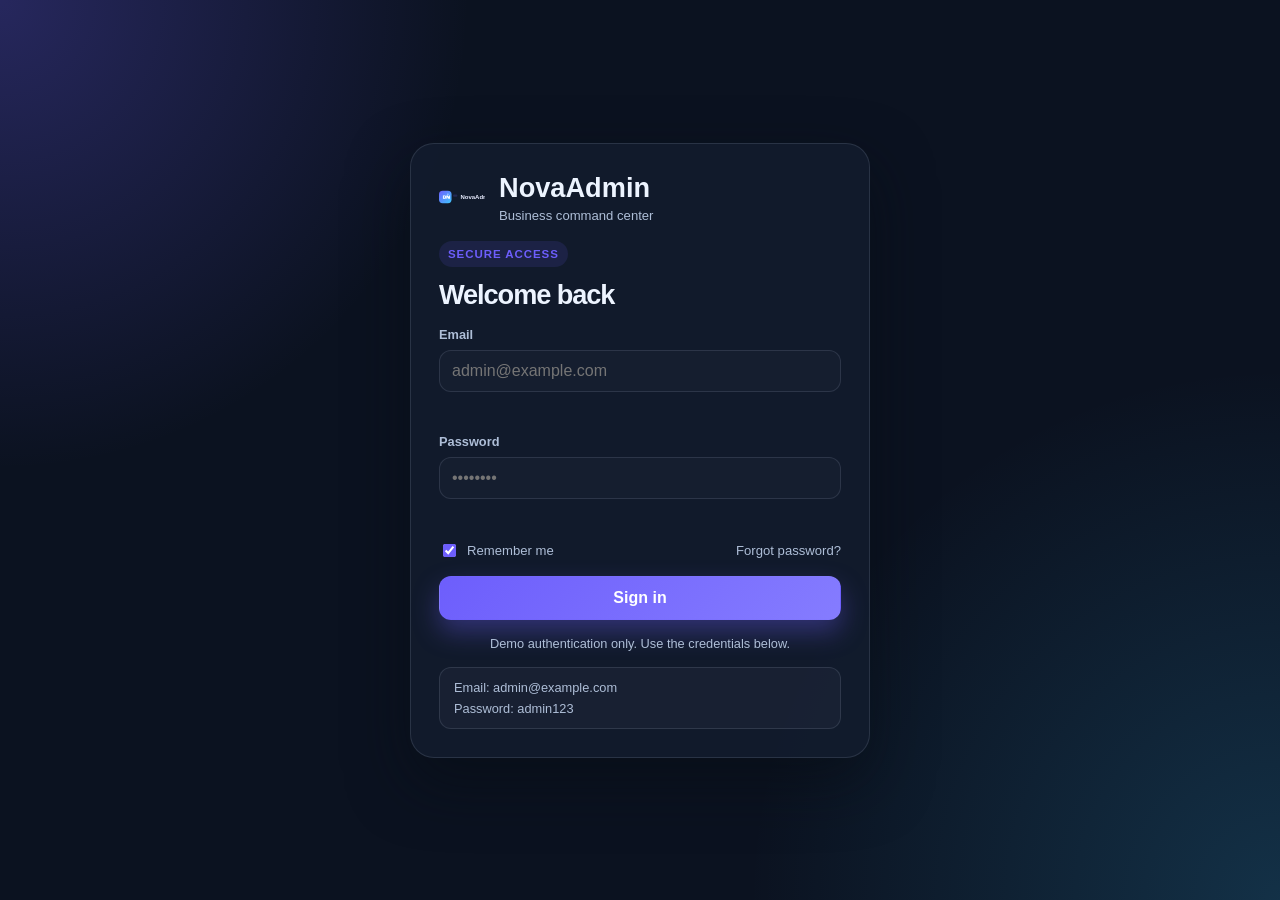
<file: login.html>
<!DOCTYPE html>
<html lang="en">
  <head>
    <meta charset="UTF-8" />
    <meta name="viewport" content="width=device-width, initial-scale=1.0" />
    <title>NovaAdmin Login</title>
    <meta name="description" content="NovaAdmin demo login screen" />
    <link rel="icon" type="image/svg+xml" href="assets/logo.svg" />
    <link
      rel="stylesheet"
      href="https://cdnjs.cloudflare.com/ajax/libs/font-awesome/6.5.2/css/all.min.css"
      crossorigin="anonymous"
      referrerpolicy="no-referrer"
    />
    <link rel="stylesheet" href="css/styles.css" />
  </head>
  <body class="login-page-shell">
    <div class="login-screen">
      <div class="login-card">
        <div class="login-brand">
          <img src="assets/logo.svg" alt="NovaAdmin logo" />
          <div>
            <h1>NovaAdmin</h1>
            <p>Business command center</p>
          </div>
        </div>

        <div class="login-header">
          <span class="eyebrow">Secure access</span>
          <h2>Welcome back</h2>
        </div>

        <form id="login-form" class="login-form" novalidate>
          <div class="field-group">
            <label for="email">Email</label>
            <input id="email" name="email" type="email" placeholder="admin@example.com" required />
            <small class="error-text"></small>
          </div>

          <div class="field-group">
            <label for="password">Password</label>
            <input id="password" name="password" type="password" placeholder="••••••••" required />
            <small class="error-text"></small>
          </div>

          <div class="login-options">
            <label class="checkbox-wrap">
              <input type="checkbox" checked />
              <span>Remember me</span>
            </label>
            <a href="#">Forgot password?</a>
          </div>

          <button type="submit" class="button primary large width-full">Sign in</button>
          <p class="demo-note">Demo authentication only. Use the credentials below.</p>
          <div class="demo-credentials">
            <span>Email: admin@example.com</span>
            <span>Password: admin123</span>
          </div>
        </form>
      </div>
    </div>

    <div id="toast-container" aria-live="polite" aria-atomic="true"></div>

    <script src="js/data.js"></script>
    <script src="js/storage.js"></script>
    <script src="js/utils.js"></script>
    <script src="js/auth.js"></script>
  </body>
</html>
</file>
<file: css/styles.css>
:root {
  --color-bg: #0b1220;
  --color-bg-alt: #111a2c;
  --color-surface: #121d2f;
  --color-surface-strong: #172338;
  --color-surface-soft: rgba(255, 255, 255, 0.04);
  --color-card: #141f32;
  --color-card-alt: #192845;
  --color-primary: #6d5efc;
  --color-primary-soft: rgba(109, 94, 252, 0.16);
  --color-accent: #2dd4bf;
  --color-info: #38bdf8;
  --color-warning: #fbbf24;
  --color-danger: #f87171;
  --color-success: #34d399;
  --color-text: #edf4ff;
  --color-text-soft: #aebed7;
  --color-muted: #7f8ea8;
  --color-border: rgba(148, 163, 184, 0.18);
  --shadow-lg: 0 24px 60px rgba(8, 12, 20, 0.55);
  --shadow-md: 0 10px 26px rgba(15, 23, 42, 0.18);
  --radius-xs: 8px;
  --radius-sm: 12px;
  --radius-md: 16px;
  --radius-lg: 22px;
  --sidebar-width: 260px;
  --sidebar-collapsed: 86px;
  --topbar-height: 78px;
  --font-main: "Inter", "Segoe UI", sans-serif;
}

.theme-light {
  --color-bg: #eef4ff;
  --color-bg-alt: #f7f9ff;
  --color-surface: #ffffff;
  --color-surface-strong: #f0f6ff;
  --color-surface-soft: rgba(17, 24, 39, 0.03);
  --color-card: #ffffff;
  --color-card-alt: #f4f7fe;
  --color-primary: #5b56ef;
  --color-primary-soft: rgba(91, 86, 239, 0.1);
  --color-accent: #14b8a6;
  --color-info: #3b82f6;
  --color-warning: #f59e0b;
  --color-danger: #ef4444;
  --color-success: #22c55e;
  --color-text: #0f172a;
  --color-text-soft: #475569;
  --color-muted: #64748b;
  --color-border: rgba(100, 116, 139, 0.14);
  --shadow-lg: 0 22px 50px rgba(15, 23, 42, 0.1);
  --shadow-md: 0 12px 28px rgba(14, 23, 36, 0.08);
}

* {
  box-sizing: border-box;
}

html {
  scroll-behavior: smooth;
}

body {
  margin: 0;
  background: var(--color-bg);
  color: var(--color-text);
  font-family: var(--font-main);
}

a {
  color: inherit;
  text-decoration: none;
}

button,
input,
select,
textarea {
  font: inherit;
}

img {
  max-width: 100%;
  display: block;
}

button {
  cursor: pointer;
}

.hidden {
  display: none !important;
}

.app-shell {
  display: flex;
  min-height: 100vh;
  background: linear-gradient(180deg, rgba(255,255,255,0.02), rgba(255,255,255,0.01));
}

.sidebar {
  position: sticky;
  top: 0;
  width: var(--sidebar-width);
  min-height: 100vh;
  background: rgba(19, 29, 46, 0.85);
  border-right: 1px solid var(--color-border);
  backdrop-filter: blur(14px);
  display: flex;
  flex-direction: column;
  transition: width 0.22s ease;
}

.theme-light .sidebar {
  background: rgba(255, 255, 255, 0.82);
}

.sidebar.compact {
  width: var(--sidebar-collapsed);
}

.brand-wrap {
  display: flex;
  align-items: center;
  gap: 12px;
  padding: 22px 20px 18px;
  border-bottom: 1px solid var(--color-border);
}

.brand-mark {
  width: 38px;
  height: 38px;
  display: flex;
  align-items: center;
  justify-content: center;
  border-radius: 12px;
  overflow: hidden;
  background: linear-gradient(135deg, var(--color-primary), var(--color-info));
}

.brand-mark img {
  width: 100%;
  height: 100%;
}

.brand-name {
  font-size: 1.08rem;
  font-weight: 700;
  letter-spacing: -0.03em;
}

.sidebar.compact .brand-name,
.sidebar.compact .nav-section-title,
.sidebar.compact .nav-item span,
.sidebar.compact .sidebar-user .user-meta,
.sidebar.compact .sidebar-user .user-avatar.small {
  display: none;
}

.sidebar.compact .nav-item {
  justify-content: center;
}

.sidebar-nav {
  padding: 18px 14px 10px;
  flex: 1;
  overflow: auto;
}

.nav-section-title {
  padding: 12px 10px 8px;
  color: var(--color-muted);
  font-size: 0.66rem;
  text-transform: uppercase;
  letter-spacing: 0.12em;
  font-weight: 700;
}

.nav-item {
  display: flex;
  align-items: center;
  gap: 12px;
  padding: 12px 12px;
  border-radius: 12px;
  color: var(--color-text-soft);
  white-space: nowrap;
  transition: all 0.2s ease;
  position: relative;
}

.nav-item i {
  width: 18px;
  text-align: center;
}

.nav-item:hover {
  background: rgba(148, 163, 184, 0.06);
  color: var(--color-text);
}

.nav-item.active {
  background: linear-gradient(90deg, rgba(109, 94, 252, 0.18), rgba(109, 94, 252, 0.04));
  color: var(--color-text);
  border: 1px solid rgba(109, 94, 252, 0.2);
}

.nav-item.active::before {
  content: "";
  position: absolute;
  left: 8px;
  top: 12px;
  width: 3px;
  height: 22px;
  border-radius: 999px;
  background: var(--color-primary);
}

.sidebar-user {
  display: flex;
  align-items: center;
  gap: 12px;
  padding: 16px 14px 18px;
  border-top: 1px solid var(--color-border);
}

.user-avatar {
  min-width: 40px;
  width: 40px;
  height: 40px;
  border-radius: 50%;
  display: inline-flex;
  align-items: center;
  justify-content: center;
  background: linear-gradient(135deg, var(--color-primary), var(--color-info));
  color: white;
  font-size: 0.72rem;
  font-weight: 700;
}

.user-avatar.small {
  width: 32px;
  min-width: 32px;
  height: 32px;
}

.user-meta {
  display: flex;
  flex-direction: column;
  gap: 3px;
  min-width: 0;
}

.user-meta strong {
  font-size: 0.82rem;
}

.user-meta span {
  font-size: 0.72rem;
  color: var(--color-muted);
}

.app-main {
  flex: 1;
  min-width: 0;
}

.topbar {
  height: var(--topbar-height);
  display: flex;
  align-items: center;
  justify-content: space-between;
  gap: 22px;
  padding: 14px 22px;
  border-bottom: 1px solid var(--color-border);
  background: rgba(15, 23, 36, 0.18);
  backdrop-filter: blur(10px);
  position: sticky;
  top: 0;
  z-index: 20;
}

.theme-light .topbar {
  background: rgba(255, 255, 255, 0.72);
}

.topbar-left,
.topbar-actions {
  display: flex;
  align-items: center;
  gap: 16px;
}

.search-shell {
  position: relative;
  width: min(440px, 44vw);
  min-width: 180px;
}

.search-shell i {
  position: absolute;
  left: 14px;
  top: 50%;
  transform: translateY(-50%);
  color: var(--color-muted);
}

.search-shell input {
  width: 100%;
  height: 42px;
  border-radius: 12px;
  border: 1px solid var(--color-border);
  background: var(--color-surface-soft);
  color: var(--color-text);
  padding: 10px 14px 10px 38px;
  outline: none;
}

.search-shell input:focus,
.field-group input:focus,
.field-group select:focus,
.field-group textarea:focus {
  border-color: rgba(109, 94, 252, 0.6);
  box-shadow: 0 0 0 4px rgba(109, 94, 252, 0.12);
}

.theme-toggle,
.icon-button {
  width: 40px;
  height: 40px;
  border-radius: 12px;
  background: var(--color-surface-soft);
  border: 1px solid var(--color-border);
  color: var(--color-text);
  display: inline-flex;
  align-items: center;
  justify-content: center;
  transition: all 0.2s ease;
}

.icon-button:hover,
.theme-toggle:hover {
  transform: translateY(-1px);
  border-color: rgba(109, 94, 252, 0.3);
}

.notification-wrap {
  position: relative;
}

.notification-badge {
  position: absolute;
  top: -5px;
  right: -4px;
  min-width: 18px;
  height: 18px;
  border-radius: 50%;
  background: var(--color-danger);
  color: white;
  padding: 0 4px;
  display: inline-flex;
  align-items: center;
  justify-content: center;
  font-size: 0.62rem;
  font-weight: 700;
}

.user-menu-wrap {
  position: relative;
}

.user-menu {
  display: flex;
  align-items: center;
  gap: 12px;
  border: 1px solid var(--color-border);
  background: var(--color-surface-soft);
  border-radius: 12px;
  padding: 7px 12px;
  color: var(--color-text);
}

.user-labels {
  display: flex;
  flex-direction: column;
  gap: 2px;
  text-align: left;
}

.user-labels strong {
  font-size: 0.8rem;
}

.user-labels span {
  font-size: 0.66rem;
  color: var(--color-muted);
}

.dropdown-menu {
  position: absolute;
  right: 0;
  top: calc(100% + 12px);
  min-width: 180px;
  display: flex;
  flex-direction: column;
  background: var(--color-card);
  border: 1px solid var(--color-border);
  border-radius: 12px;
  box-shadow: var(--shadow-md);
  z-index: 999;
  overflow: hidden;
}

.dropdown-menu a,
.dropdown-menu button {
  display: block;
  width: 100%;
  text-align: left;
  background: transparent;
  border: 0;
  color: var(--color-text-soft);
  padding: 12px 14px;
  transition: background 0.2s ease;
}

.dropdown-menu a:hover,
.dropdown-menu button:hover {
  background: rgba(148, 163, 184, 0.06);
  color: var(--color-text);
}

.main-content {
  padding: 24px;
}

.page-header {
  display: flex;
  justify-content: space-between;
  align-items: flex-start;
  gap: 16px;
  margin-bottom: 22px;
}

.page-title {
  margin: 0 0 6px;
  font-size: clamp(1.8rem, 2vw, 2.4rem);
  letter-spacing: -0.05em;
}

.page-subtitle {
  margin: 0;
  color: var(--color-text-soft);
}

.page-actions {
  display: flex;
  align-items: center;
  gap: 12px;
  flex-wrap: wrap;
}

.button {
  border: 1px solid var(--color-border);
  background: var(--color-surface-soft);
  color: var(--color-text);
  padding: 10px 16px;
  border-radius: 12px;
  font-weight: 600;
  display: inline-flex;
  align-items: center;
  justify-content: center;
  gap: 8px;
  transition: transform 0.2s ease;
}

.button:hover {
  transform: translateY(-1px);
}

.button.primary {
  background: linear-gradient(135deg, var(--color-primary), #857cff);
  border-color: transparent;
  color: white;
  box-shadow: 0 12px 26px rgba(109, 94, 252, 0.35);
}

.button.secondary {
  background: transparent;
}

.button.danger {
  background: rgba(248, 113, 113, 0.12);
  border-color: rgba(248, 113, 113, 0.28);
  color: #fca5a5;
}

.button.large {
  padding: 12px 18px;
}

.width-full {
  width: 100%;
}

.card {
  background: linear-gradient(180deg, rgba(255, 255, 255, 0.01), rgba(255, 255, 255, 0.02));
  border: 1px solid var(--color-border);
  border-radius: var(--radius-lg);
  box-shadow: var(--shadow-md);
}

.kpi-grid {
  display: grid;
  grid-template-columns: repeat(4, minmax(0, 1fr));
  gap: 18px;
  margin-bottom: 22px;
}

.metric-card {
  padding: 18px 18px 16px;
  display: flex;
  flex-direction: column;
  gap: 16px;
}

.metric-header {
  display: flex;
  justify-content: space-between;
  align-items: center;
}

.metric-label {
  color: var(--color-text-soft);
  font-size: 0.8rem;
}

.metric-icon {
  width: 42px;
  height: 42px;
  border-radius: 12px;
  display: inline-flex;
  align-items: center;
  justify-content: center;
  background: var(--color-primary-soft);
  color: var(--color-primary);
}

.metric-value {
  font-size: clamp(1.6rem, 2vw, 2.2rem);
  letter-spacing: -0.04em;
  font-weight: 700;
}

.metric-meta {
  display: flex;
  align-items: center;
  justify-content: space-between;
  gap: 12px;
}

.delta-badge {
  display: inline-flex;
  align-items: center;
  gap: 6px;
  padding: 6px 8px;
  border-radius: 999px;
  font-size: 0.76rem;
  font-weight: 700;
}

.delta-positive {
  background: rgba(52, 211, 153, 0.12);
  color: var(--color-success);
}

.delta-negative {
  background: rgba(248, 113, 113, 0.12);
  color: var(--color-danger);
}

.metric-meta small {
  color: var(--color-text-soft);
}

.dashboard-grid {
  display: grid;
  grid-template-columns: 2fr 1fr;
  gap: 20px;
  margin-bottom: 20px;
}

.panel {
  background: var(--color-card);
  border: 1px solid var(--color-border);
  border-radius: var(--radius-lg);
  box-shadow: var(--shadow-md);
  overflow: hidden;
}

.panel-header {
  display: flex;
  align-items: center;
  justify-content: space-between;
  padding: 18px 20px 12px;
  border-bottom: 1px solid var(--color-border);
}

.panel-title {
  margin: 0;
  font-size: 1.08rem;
  letter-spacing: -0.03em;
}

.panel-subtitle {
  color: var(--color-text-soft);
  font-size: 0.82rem;
}

.chart-wrap {
  padding: 18px 20px 20px;
}

.chart-box {
  height: 280px;
}

.side-panel {
  display: flex;
  flex-direction: column;
  gap: 18px;
}

.pie-chart-wrap {
  display: grid;
  grid-template-columns: 1fr;
  align-items: center;
}

.list-compact {
  list-style: none;
  margin: 0;
  padding: 18px 20px 20px;
}

.list-compact li {
  display: flex;
  align-items: center;
  justify-content: space-between;
  gap: 12px;
  padding: 10px 0;
  border-bottom: 1px solid var(--color-border);
}

.list-compact li:last-child {
  border-bottom: none;
}

.list-compact .label {
  display: flex;
  align-items: center;
  gap: 8px;
}

.color-dot {
  width: 10px;
  height: 10px;
  border-radius: 50%;
}

.table-shell {
  overflow: auto;
}

.data-table {
  width: 100%;
  border-collapse: collapse;
  min-width: 700px;
}

.data-table th,
.data-table td {
  padding: 14px 16px;
  border-bottom: 1px solid var(--color-border);
  text-align: left;
  font-size: 0.92rem;
}

.data-table th {
  color: var(--color-muted);
  font-weight: 700;
  text-transform: uppercase;
  letter-spacing: 0.08em;
  font-size: 0.72rem;
}

.data-table tbody tr:hover {
  background: rgba(148, 163, 184, 0.03);
}

.product-cell {
  display: flex;
  align-items: center;
  gap: 12px;
}

.product-avatar {
  width: 36px;
  height: 36px;
  border-radius: 10px;
  display: inline-flex;
  align-items: center;
  justify-content: center;
  font-size: 0.7rem;
  font-weight: 700;
  color: white;
  background: linear-gradient(135deg, var(--color-primary), var(--color-info));
}

.badge,
.status-pill {
  display: inline-flex;
  align-items: center;
  padding: 6px 10px;
  border-radius: 999px;
  font-size: 0.75rem;
  font-weight: 700;
}

.status-active,
.status-completed {
  background: rgba(52, 211, 153, 0.12);
  color: var(--color-success);
}

.status-pending,
.status-processing {
  background: rgba(250, 204, 21, 0.12);
  color: #fbbf24;
}

.status-suspended,
.status-cancelled,
.status-low {
  background: rgba(248, 113, 113, 0.12);
  color: var(--color-danger);
}

.status-default {
  background: rgba(148, 163, 184, 0.1);
  color: var(--color-text-soft);
}

.action-group {
  display: flex;
  align-items: center;
  gap: 8px;
}

.table-button {
  width: 32px;
  height: 32px;
  border-radius: 9px;
  border: 1px solid var(--color-border);
  background: transparent;
  color: var(--color-text-soft);
}

.table-button:hover {
  background: rgba(148, 163, 184, 0.05);
  color: var(--color-text);
}

.timeline {
  padding: 18px 20px 20px;
}

.timeline-item {
  position: relative;
  padding-left: 24px;
  margin-bottom: 18px;
}

.timeline-item::before {
  content: "";
  position: absolute;
  left: 2px;
  top: 4px;
  width: 10px;
  height: 10px;
  border-radius: 50%;
  background: var(--color-primary);
  box-shadow: 0 0 0 6px rgba(109, 94, 252, 0.12);
}

.timeline-item:not(:last-child)::after {
  content: "";
  position: absolute;
  left: 6px;
  top: 14px;
  bottom: -18px;
  width: 2px;
  background: var(--color-border);
}

.timeline-item h4 {
  margin: 0 0 4px;
  font-size: 0.96rem;
}

.timeline-item p {
  margin: 0;
  color: var(--color-text-soft);
  font-size: 0.8rem;
}

.filters-bar {
  display: flex;
  flex-wrap: wrap;
  align-items: center;
  gap: 12px;
  margin-bottom: 18px;
}

.field-group {
  display: flex;
  flex-direction: column;
  gap: 8px;
}

.field-group label {
  font-size: 0.8rem;
  color: var(--color-text-soft);
  font-weight: 600;
}

.field-group input,
.field-group select,
.field-group textarea {
  background: rgba(148, 163, 184, 0.03);
  border: 1px solid var(--color-border);
  border-radius: 12px;
  padding: 10px 12px;
  color: var(--color-text);
  min-height: 42px;
}

.field-group textarea {
  min-height: 96px;
  resize: vertical;
}

.form-grid {
  display: grid;
  grid-template-columns: repeat(2, minmax(0, 1fr));
  gap: 12px;
}

.section-card {
  background: var(--color-card);
  border: 1px solid var(--color-border);
  border-radius: var(--radius-lg);
  padding: 20px;
  box-shadow: var(--shadow-md);
}

.group-header {
  display: flex;
  justify-content: space-between;
  align-items: center;
  margin-bottom: 18px;
}

.group-header h3 {
  margin: 0;
}

.empty-state {
  padding: 38px 16px;
  text-align: center;
  color: var(--color-text-soft);
}

.table-actions {
  display: flex;
  align-items: center;
  justify-content: space-between;
  flex-wrap: wrap;
  gap: 12px;
  margin-bottom: 16px;
}

.bulk-actions {
  display: flex;
  align-items: center;
  gap: 10px;
}

.bulk-actions .button {
  padding: 8px 12px;
}

.checkbox-cell {
  width: 20px;
}

.usermanagement-table .data-table tbody tr.selected {
  background: rgba(109, 94, 252, 0.08);
}

.pagination {
  display: flex;
  align-items: center;
  justify-content: center;
  flex-wrap: wrap;
  gap: 8px;
  margin-top: 18px;
}

.pagination-btn {
  min-width: 34px;
  height: 34px;
  border-radius: 10px;
  border: 1px solid var(--color-border);
  background: transparent;
  color: var(--color-text);
}

.pagination-btn.active {
  background: var(--color-primary);
  border-color: transparent;
  color: white;
}

.modal-backdrop {
  position: fixed;
  inset: 0;
  display: flex;
  align-items: center;
  justify-content: center;
  background: rgba(3, 7, 18, 0.72);
  z-index: 1000;
  padding: 24px;
}

.modal-dialog {
  width: min(680px, 100%);
  background: var(--color-card);
  border: 1px solid var(--color-border);
  border-radius: 20px;
  box-shadow: var(--shadow-lg);
  overflow: hidden;
}

.modal-dialog.small {
  width: min(420px, 100%);
}

.modal-header,
.modal-footer,
.modal-body {
  padding: 18px 20px;
}

.modal-header {
  display: flex;
  align-items: center;
  justify-content: space-between;
  border-bottom: 1px solid var(--color-border);
}

.modal-header h3 {
  margin: 0;
}

.modal-actions {
  display: flex;
  justify-content: flex-end;
  gap: 10px;
}

.modal-body {
  padding-top: 14px;
  padding-bottom: 18px;
}

.modal-footer {
  display: flex;
  justify-content: flex-end;
  gap: 10px;
  border-top: 1px solid var(--color-border);
}

.toast-container {
  position: fixed;
  right: 20px;
  bottom: 20px;
  display: flex;
  flex-direction: column;
  gap: 10px;
  z-index: 1200;
}

#toast-container {
  position: fixed;
  right: 18px;
  bottom: 18px;
  display: flex;
  flex-direction: column;
  gap: 12px;
  z-index: 9999;
}

.toast {
  min-width: 250px;
  max-width: 300px;
  padding: 12px 14px;
  border-radius: 12px;
  display: flex;
  align-items: center;
  gap: 10px;
  background: rgba(15, 23, 42, 0.86);
  border: 1px solid rgba(148, 163, 184, 0.2);
  box-shadow: var(--shadow-md);
  color: var(--color-text);
  opacity: 0;
  transform: translateY(12px);
  transition: all 0.25s ease;
}

.toast.show {
  opacity: 1;
  transform: translateY(0);
}

.toast.success {
  border-color: rgba(52, 211, 153, 0.2);
}

.toast.error {
  border-color: rgba(248, 113, 113, 0.2);
}

.toast-icon {
  width: 24px;
  height: 24px;
  border-radius: 50%;
  display: inline-flex;
  align-items: center;
  justify-content: center;
  background: rgba(255,255,255,0.08);
}

.login-page-shell {
  min-height: 100vh;
  background:
    radial-gradient(circle at top left, rgba(109, 94, 252, 0.28), transparent 30%),
    radial-gradient(circle at bottom right, rgba(56, 189, 248, 0.18), transparent 34%),
    var(--color-bg);
  display: grid;
  place-items: center;
  padding: 32px;
}

.login-screen {
  width: min(460px, 100%);
}

.login-card {
  background: rgba(19, 29, 46, 0.85);
  border: 1px solid var(--color-border);
  border-radius: 24px;
  box-shadow: var(--shadow-lg);
  padding: 28px;
}

.theme-light .login-card {
  background: rgba(255, 255, 255, 0.88);
}

.login-brand {
  display: flex;
  align-items: center;
  gap: 14px;
  margin-bottom: 18px;
}

.login-brand img {
  width: 46px;
  height: 46px;
}

.login-brand h1 {
  margin: 0;
  font-size: 1.7rem;
}

.login-brand p {
  margin: 4px 0 0;
  color: var(--color-text-soft);
  font-size: 0.82rem;
}

.login-header {
  margin-bottom: 16px;
}

.eyebrow {
  display: inline-block;
  background: rgba(109, 94, 252, 0.12);
  color: var(--color-primary);
  padding: 7px 9px;
  border-radius: 999px;
  font-size: 0.72rem;
  font-weight: 700;
  text-transform: uppercase;
  letter-spacing: 0.08em;
}

.login-header h2 {
  margin: 12px 0 0;
  font-size: clamp(1.7rem, 2vw, 2.2rem);
  letter-spacing: -0.04em;
}

.login-form {
  display: flex;
  flex-direction: column;
  gap: 16px;
}

.login-options {
  display: flex;
  align-items: center;
  justify-content: space-between;
  gap: 14px;
  color: var(--color-text-soft);
  font-size: 0.82rem;
}

.checkbox-wrap {
  display: inline-flex;
  gap: 8px;
  align-items: center;
}

.checkbox-wrap input {
  accent-color: var(--color-primary);
}

.demo-note {
  text-align: center;
  color: var(--color-text-soft);
  margin: 0;
  font-size: 0.8rem;
}

.demo-credentials {
  display: flex;
  flex-direction: column;
  gap: 6px;
  padding: 12px 14px;
  border-radius: 12px;
  background: rgba(148, 163, 184, 0.05);
  border: 1px solid var(--color-border);
  font-size: 0.8rem;
  color: var(--color-text-soft);
}

.error-text {
  min-height: 18px;
  color: var(--color-danger);
  font-size: 0.75rem;
}

.invalid {
  border-color: rgba(248, 113, 113, 0.7) !important;
}

.not-found-page {
  min-height: 100vh;
  display: grid;
  place-items: center;
  background: var(--color-bg);
  padding: 24px;
}

.not-found-shell {
  text-align: center;
  max-width: 560px;
}

.not-found-code {
  font-size: clamp(5rem, 14vw, 10rem);
  font-weight: 800;
  letter-spacing: -0.08em;
  color: rgba(109, 94, 252, 0.18);
}

.not-found-shell h1 {
  margin: 0 0 10px;
  font-size: clamp(2rem, 4vw, 3rem);
}

.not-found-shell p {
  color: var(--color-text-soft);
  margin: 0 0 18px;
}

.summary-grid {
  display: grid;
  grid-template-columns: repeat(4, minmax(0, 1fr));
  gap: 18px;
  margin-bottom: 20px;
}

.summary-item {
  background: var(--color-card);
  border: 1px solid var(--color-border);
  border-radius: 18px;
  padding: 18px;
}

.summary-item h4 {
  margin: 0 0 8px;
  color: var(--color-text-soft);
  font-weight: 600;
  font-size: 0.8rem;
}

.summary-item strong {
  font-size: clamp(1.5rem, 2vw, 2rem);
  display: block;
  letter-spacing: -0.05em;
}

.summary-item span {
  display: inline-flex;
  margin-top: 10px;
}

.tabs {
  display: flex;
  gap: 10px;
  margin-bottom: 18px;
  flex-wrap: wrap;
}

.tab-button {
  padding: 10px 14px;
  border: 1px solid var(--color-border);
  background: transparent;
  border-radius: 10px;
  color: var(--color-text-soft);
}

.tab-button.active {
  background: rgba(109, 94, 252, 0.12);
  color: var(--color-text);
  border-color: rgba(109, 94, 252, 0.26);
}

.profile-layout {
  display: grid;
  grid-template-columns: 340px 1fr;
  gap: 20px;
}

.profile-card {
  background: var(--color-card);
  border: 1px solid var(--color-border);
  border-radius: var(--radius-lg);
  padding: 20px;
}

.profile-hero {
  display: flex;
  flex-direction: column;
  align-items: center;
  text-align: center;
  gap: 16px;
}

.profile-avatar {
  width: 96px;
  height: 96px;
  border-radius: 50%;
  display: grid;
  place-items: center;
  font-size: 2rem;
  font-weight: 700;
  background: linear-gradient(135deg, var(--color-primary), var(--color-info));
  color: white;
}

.profile-hero h3 {
  margin: 0;
  font-size: 1.6rem;
}

.profile-hero p {
  margin: 0;
  color: var(--color-text-soft);
}

.profile-meta {
  display: grid;
  grid-template-columns: 1fr 1fr;
  gap: 10px;
  margin-top: 18px;
}

.profile-meta div {
  background: rgba(148, 163, 184, 0.04);
  border: 1px solid var(--color-border);
  border-radius: 12px;
  padding: 10px 12px;
}

.profile-meta label {
  display: block;
  color: var(--color-muted);
  font-size: 0.72rem;
  margin-bottom: 4px;
}

.profile-meta strong {
  font-size: 0.9rem;
}

.activity-list {
  display: flex;
  flex-direction: column;
  gap: 14px;
}

.activity-item {
  display: flex;
  gap: 12px;
  align-items: flex-start;
}

.activity-dot {
  width: 10px;
  height: 10px;
  border-radius: 50%;
  margin-top: 8px;
  background: var(--color-primary);
}

.activity-item p {
  margin: 0;
  color: var(--color-text-soft);
}

.activity-item strong {
  display: block;
  margin-bottom: 4px;
}

@media (max-width: 1180px) {
  .kpi-grid,
  .summary-grid {
    grid-template-columns: repeat(2, minmax(0, 1fr));
  }

  .dashboard-grid,
  .profile-layout {
    grid-template-columns: 1fr;
  }
}

@media (max-width: 960px) {
  .sidebar {
    position: fixed;
    left: 0;
    top: 0;
    height: 100vh;
    z-index: 100;
    transform: translateX(-100%);
  }

  .sidebar.open {
    transform: translateX(0);
  }

  .app-main {
    width: 100%;
  }

  .mobile-only {
    display: inline-flex !important;
  }

  .search-shell {
    width: min(320px, 55vw);
  }
}

@media (max-width: 720px) {
  .main-content {
    padding: 18px 14px 26px;
  }

  .page-header {
    flex-direction: column;
    align-items: flex-start;
  }

  .topbar {
    padding: 12px 14px;
  }

  .topbar-actions {
    gap: 10px;
  }

  .user-menu .user-labels {
    display: none;
  }

  .search-shell {
    width: 180px;
  }

  .kpi-grid,
  .summary-grid,
  .form-grid {
    grid-template-columns: 1fr;
  }

  .login-card {
    padding: 22px 18px;
  }
}

.mobile-only {
  display: none;
}
</file>
